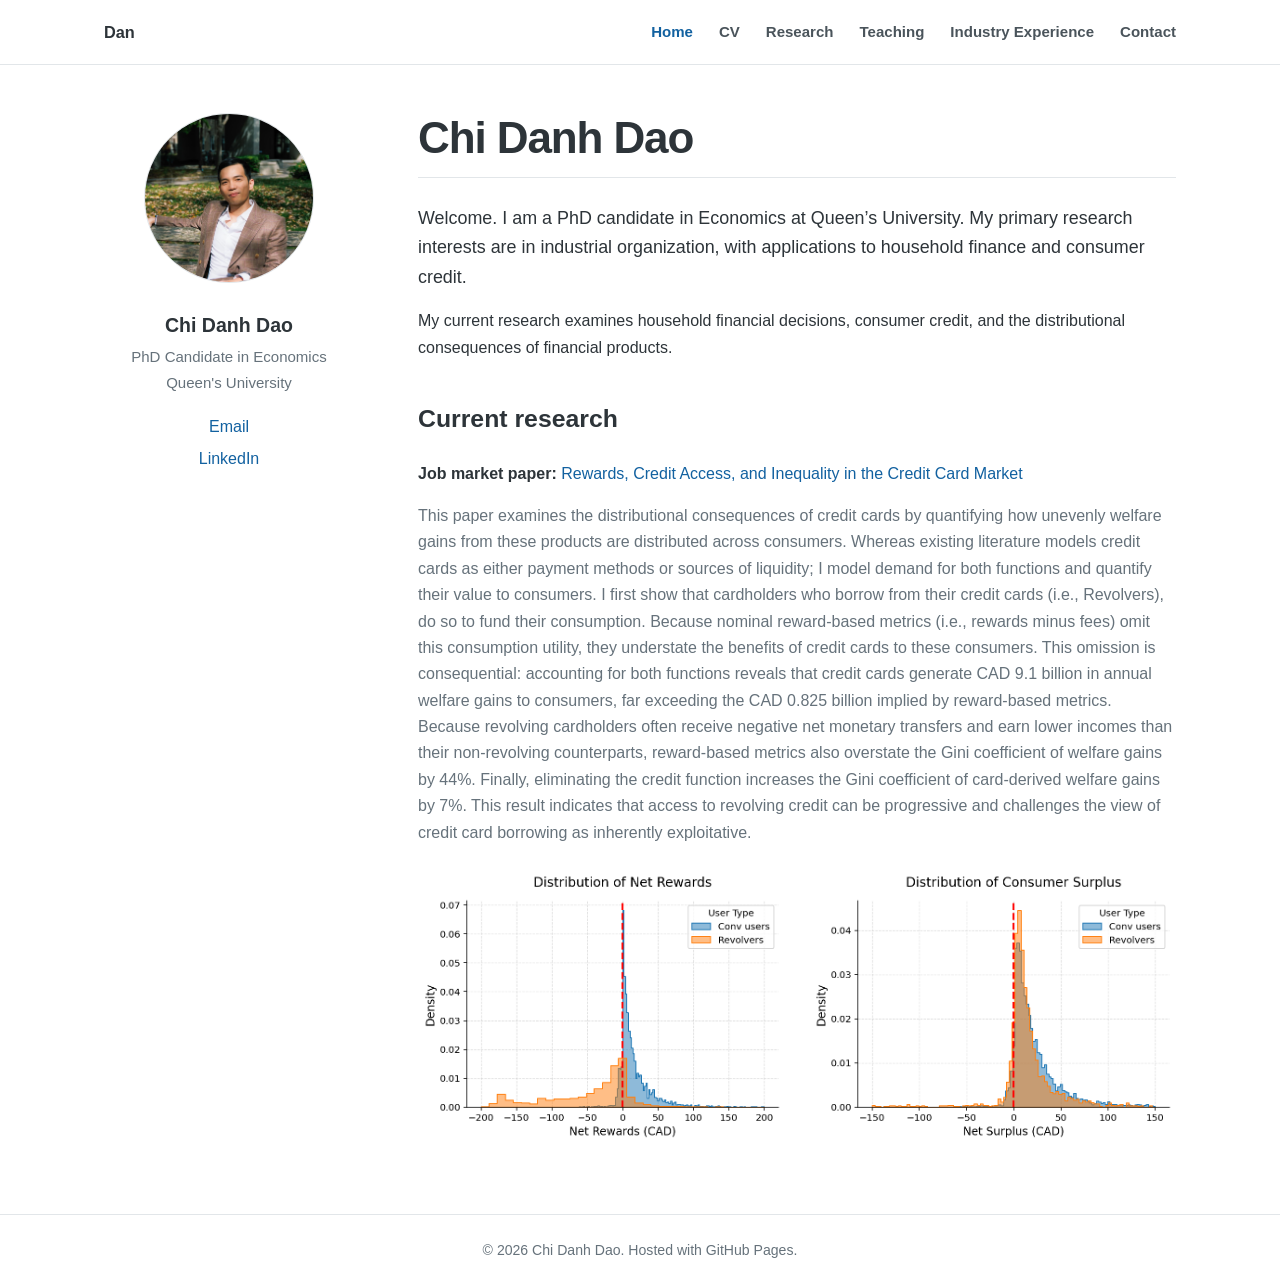
<file: index.html>
<!doctype html>
<html lang="en">
<head>

  <!-- Google tag (gtag.js) -->
  <script async src="https://www.googletagmanager.com/gtag/js?id=G-GEEFLKN9H1"></script>
  <script>
    window.dataLayer = window.dataLayer || [];
    function gtag(){dataLayer.push(arguments);}
    gtag('js', new Date());
    gtag('config', 'G-GEEFLKN9H1');
  </script>

  <meta charset="utf-8">
  <meta name="viewport" content="width=device-width, initial-scale=1">
  <meta name="description" content="Academic website">
  <link rel="stylesheet" href="assets/css/style.css">
  <script src="assets/js/config.js" defer></script>
  <script src="assets/js/site.js" defer></script>
</head>
<body data-page="home">
  <header class="site-nav" data-site-nav></header>
  <div class="site-shell">
    <aside class="profile" data-profile></aside>
    <main class="content">
      <h1 data-name>Chi Danh Dao (Dan)</h1>
      <p class="lead" data-intro>Welcome. I am a PhD candidate in Economics at Queen's University.</p>
      <p>My current research examines household financial decisions, consumer credit, and the distributional consequences of financial products.</p>
      <h2>Current research</h2>
      <p><strong>Job market paper:</strong> <a href="files/Creditcard_JMP.pdf">Rewards, Credit Access, and Inequality in the Credit Card Market</a></p>
      <p class="muted">This paper examines the distributional consequences of credit cards by quantifying how unevenly welfare gains from these products are distributed across consumers. Whereas existing literature models credit cards as either payment methods or sources of liquidity; I model demand for both functions and quantify their value to consumers. I first show that cardholders who borrow from their credit cards (i.e., Revolvers), do so to fund their consumption. Because nominal reward-based metrics (i.e., rewards minus fees) omit this consumption utility, they understate the benefits of credit cards to these consumers. This omission is consequential: accounting for both functions reveals that credit cards generate CAD 9.1 billion in annual welfare gains to consumers, far exceeding the CAD 0.825 billion implied by reward-based metrics. Because revolving cardholders often receive negative net monetary transfers and earn lower incomes than their non-revolving counterparts, reward-based metrics also overstate the Gini coefficient of welfare gains by 44%. Finally, eliminating the credit function increases the Gini coefficient of card-derived welfare gains by 7%. This result indicates that access to revolving credit can be progressive and challenges the view of credit card borrowing as inherently exploitative.</p>
<div class="image-grid">
  <img src="assets/images/distribution_of_net_rewards.png" alt="Credit card rewards figure">
  <img src="assets/images/surplus_dist.png" alt="Credit access inequality figure">
</div>
</main>
  </div>
  <footer class="site-footer" data-site-footer></footer>
</body>
</html>
</file>
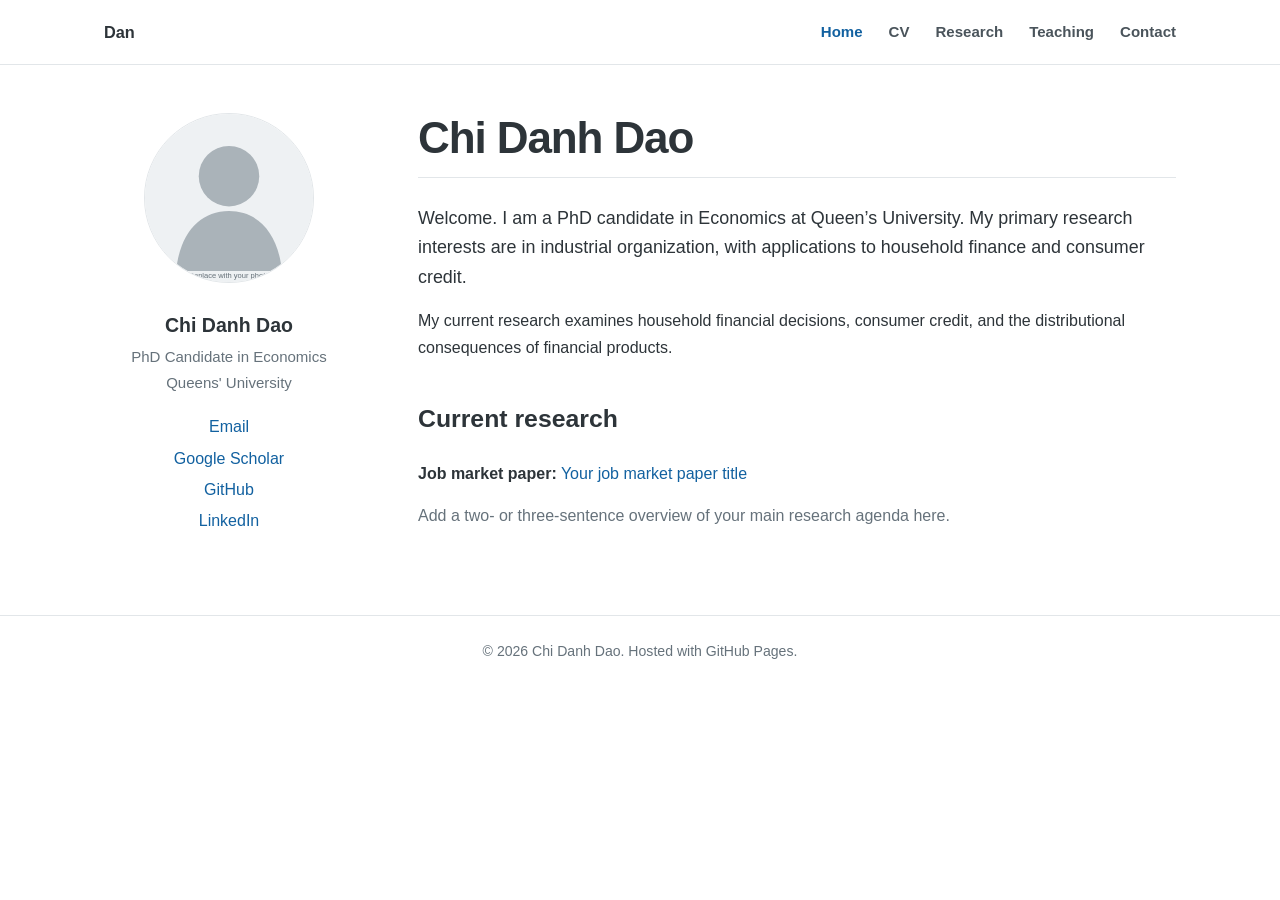
<file: academic-website-starter/index.html>
<!doctype html>
<html lang="en">
<head>
  <meta charset="utf-8">
  <meta name="viewport" content="width=device-width, initial-scale=1">
  <meta name="description" content="Academic website">
  <link rel="stylesheet" href="assets/css/style.css">
  <script src="assets/js/config.js" defer></script>
  <script src="assets/js/site.js" defer></script>
</head>
<body data-page="home">
  <header class="site-nav" data-site-nav></header>
  <div class="site-shell">
    <aside class="profile" data-profile></aside>
    <main class="content">
      <h1 data-name>Your Name</h1>
      <p class="lead" data-intro>Welcome. I am a PhD candidate in Economics at Your University.</p>
      <p>My current research examines household financial decisions, consumer credit, and the distributional consequences of financial products.</p>
      <h2>Current research</h2>
      <p><strong>Job market paper:</strong> <a href="research.html">Your job market paper title</a></p>
      <p class="muted">Add a two- or three-sentence overview of your main research agenda here.</p>
    </main>
  </div>
  <footer class="site-footer" data-site-footer></footer>
</body>
</html>
</file>
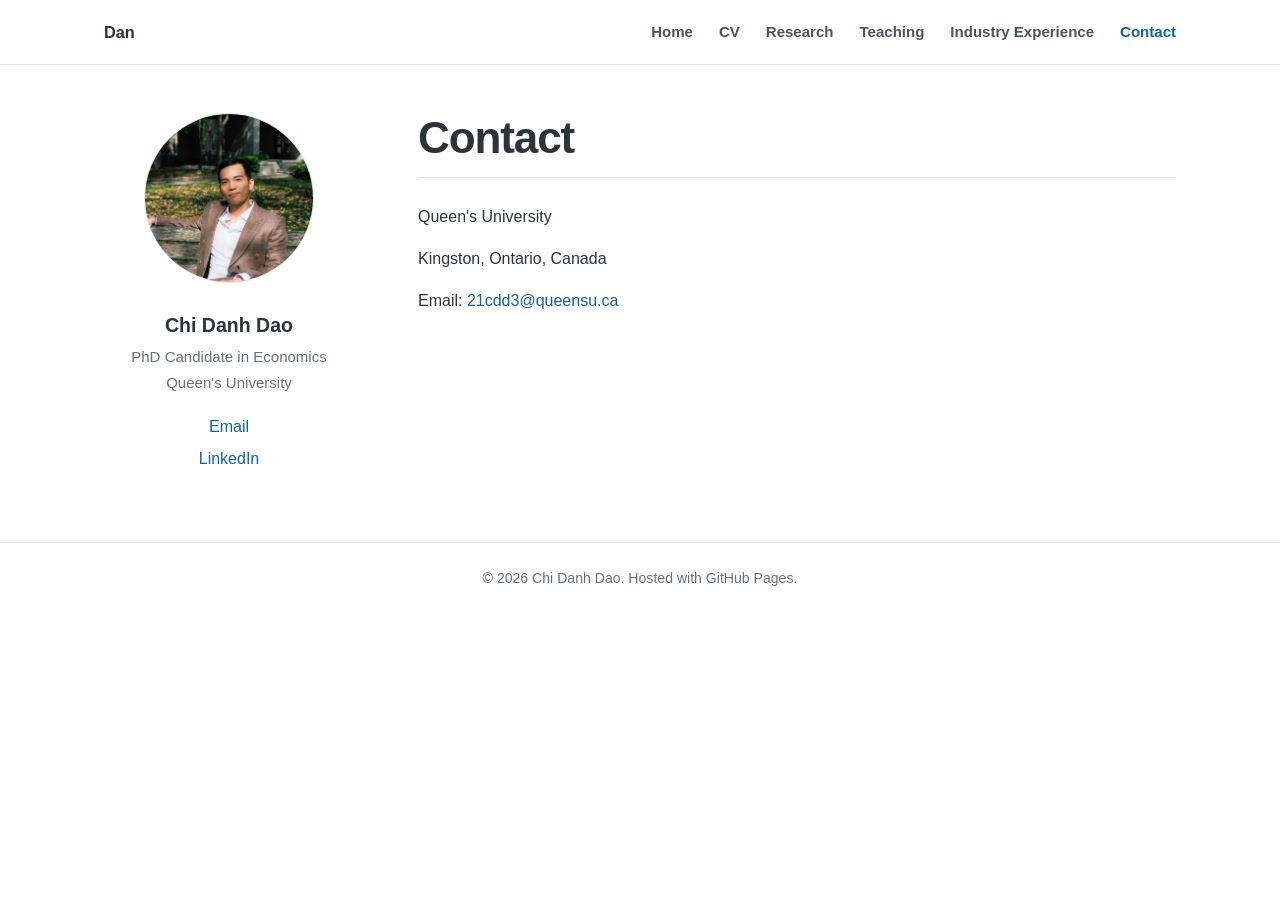
<file: contact.html>
<!doctype html>
<html lang="en">
<head>
  <meta charset="utf-8">
  <meta name="viewport" content="width=device-width, initial-scale=1">
  <meta name="description" content="Academic website">
  <link rel="stylesheet" href="assets/css/style.css">
  <script src="assets/js/config.js" defer></script>
  <script src="assets/js/site.js" defer></script>
</head>
<body data-page="contact">
  <header class="site-nav" data-site-nav></header>
  <div class="site-shell">
    <aside class="profile" data-profile></aside>
    <main class="content">
      <h1>Contact</h1>
      <p><span data-affiliation>Queen's University</span></p>
      <p data-location>Kingston, Ontario, Canada</p>
      <p>Email: <a data-email href="mailto:21cdd3@queensu.ca">21cdd3@queensu.ca</a></p>
    </main>
  </div>
  <footer class="site-footer" data-site-footer></footer>
</body>
</html>
</file>
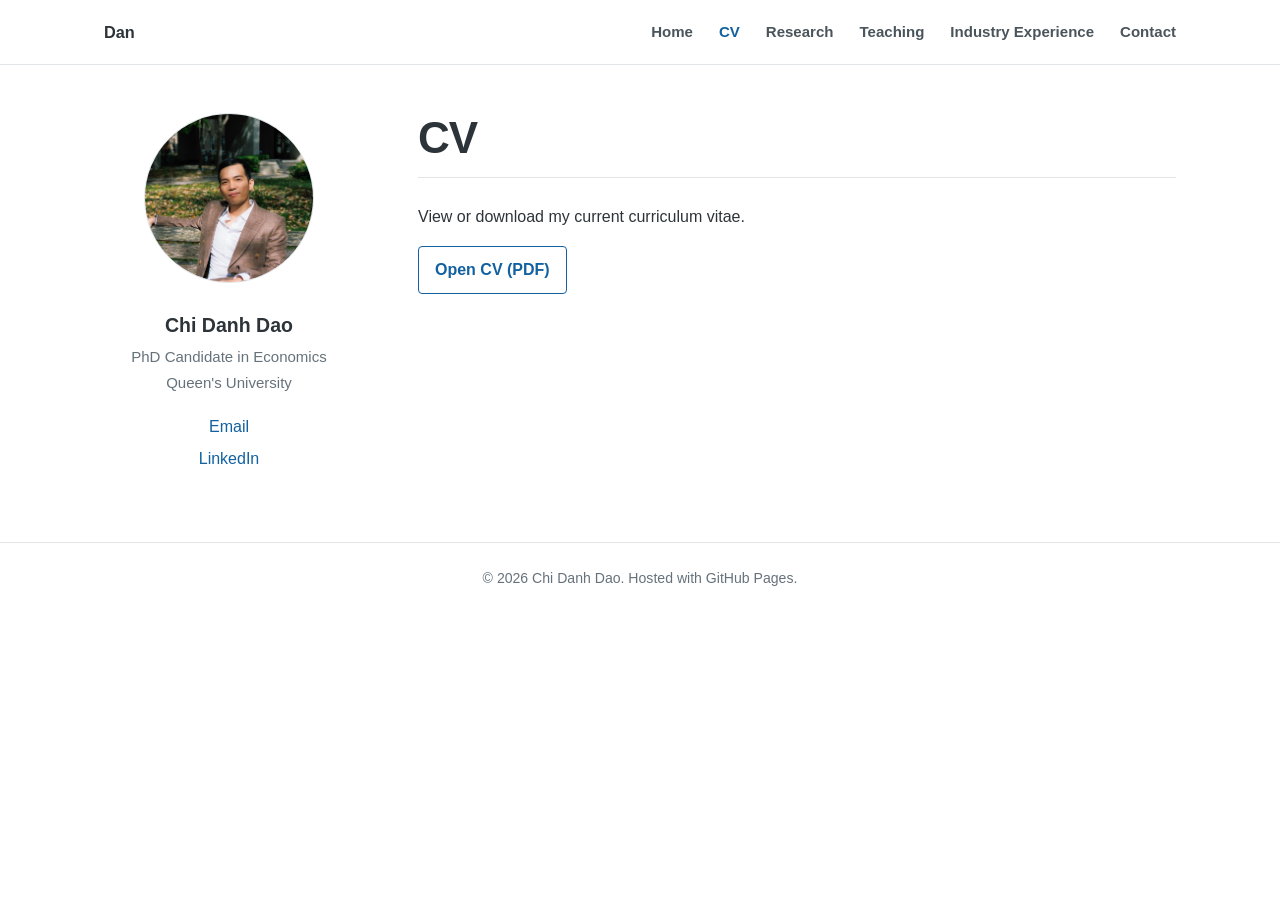
<file: cv.html>
<!doctype html>
<html lang="en">
<head>
  <!-- Google tag (gtag.js) -->
<script async src="https://www.googletagmanager.com/gtag/js?id=G-GEEFLKN9H1"></script>
<script>
  window.dataLayer = window.dataLayer || [];
  function gtag(){dataLayer.push(arguments);}
  gtag('js', new Date());

  gtag('config', 'G-GEEFLKN9H1');
</script>

  <meta charset="utf-8">
  <meta name="viewport" content="width=device-width, initial-scale=1">
  <meta name="description" content="Academic website">

  <link rel="stylesheet" href="assets/css/style.css">
  <script src="assets/js/config.js" defer></script>
  <script src="assets/js/site.js" defer></script>
</head>
<body data-page="cv">
  <header class="site-nav" data-site-nav></header>
  <div class="site-shell">
    <aside class="profile" data-profile></aside>
    <main class="content">
      <h1>CV</h1>
      <p>View or download my current curriculum vitae.</p>
      <p><a class="button" data-cv-link href="files/cv.pdf">Open CV (PDF)</a></p>
    </main>
  </div>
  <footer class="site-footer" data-site-footer></footer>
</body>
</html>
</file>
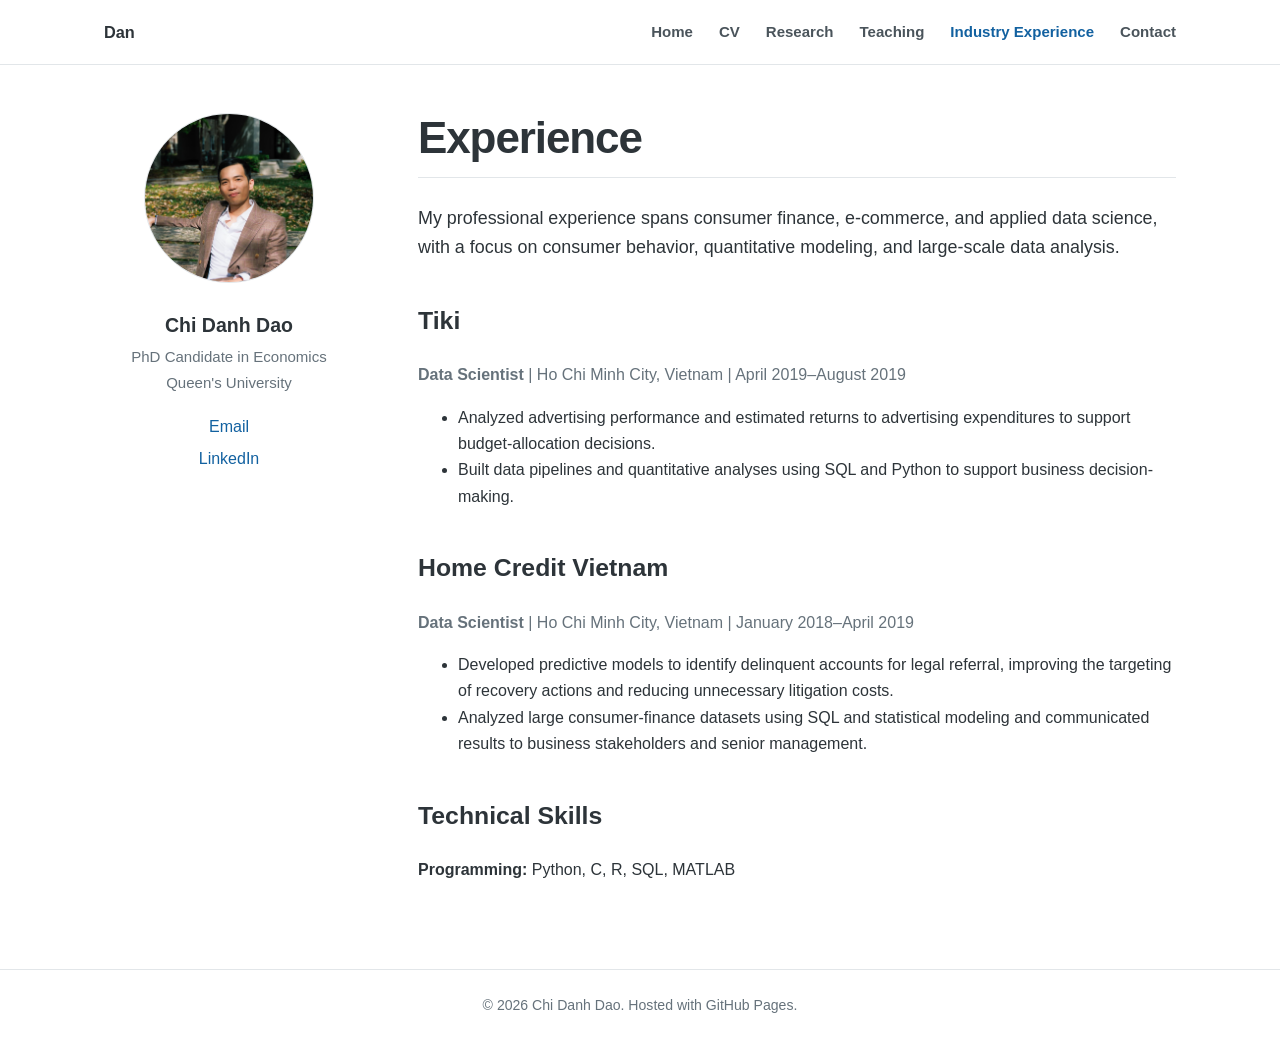
<file: experience.html>
<!doctype html>
<html lang="en">
<head>
  <meta charset="utf-8">
  <meta name="viewport" content="width=device-width, initial-scale=1">
  <meta name="description" content="Professional and industry experience of Chi Danh Dao">
  <link rel="stylesheet" href="assets/css/style.css">
  <script src="assets/js/config.js" defer></script>
  <script src="assets/js/site.js" defer></script>
</head>

<body data-page="experience">

  <header class="site-nav" data-site-nav></header>

  <div class="site-shell">

    <aside class="profile" data-profile></aside>

    <main class="content">

      <h1>Experience</h1>

      <p class="lead">
	My professional experience spans consumer finance,
        e-commerce, and applied data science, with a focus on consumer behavior,
        quantitative modeling, and large-scale data analysis.
      </p>

 

      <!-- =====================================================
           Tiki
           ===================================================== -->

      <article class="experience">
        <h2>Tiki</h2>

        <p class="paper-meta">
          <strong>Data Scientist</strong> |
          Ho Chi Minh City, Vietnam |
          April 2019–August 2019
        </p>

        <ul>
          <li>
            Analyzed advertising performance and estimated returns to advertising
            expenditures to support budget-allocation decisions.
          </li>

          <li>
            Built data pipelines and quantitative analyses using SQL and Python
            to support business decision-making.
          </li>
        </ul>
      </article>


      <!-- =====================================================
           Home Credit Vietnam
           ===================================================== -->

      <article class="experience">
        <h2>Home Credit Vietnam</h2>

        <p class="paper-meta">
          <strong>Data Scientist</strong> |
          Ho Chi Minh City, Vietnam |
          January 2018–April 2019
        </p>

        <ul>
          <li>
            Developed predictive models to identify delinquent accounts for legal
            referral, improving the targeting of recovery actions and reducing
            unnecessary litigation costs.
          </li>

          <li>
            Analyzed large consumer-finance datasets using SQL and statistical
            modeling and communicated results to business stakeholders and senior
            management.
          </li>
        </ul>
      </article>


      <!-- =====================================================
           Technical Skills
           ===================================================== -->

      <h2>Technical Skills</h2>

      <div class="skills">

        <p>
          <strong>Programming:</strong>
          Python, C, R, SQL, MATLAB
        </p>

      </div>

    </main>

  </div>

  <footer class="site-footer" data-site-footer></footer>

</body>
</html>
</file>
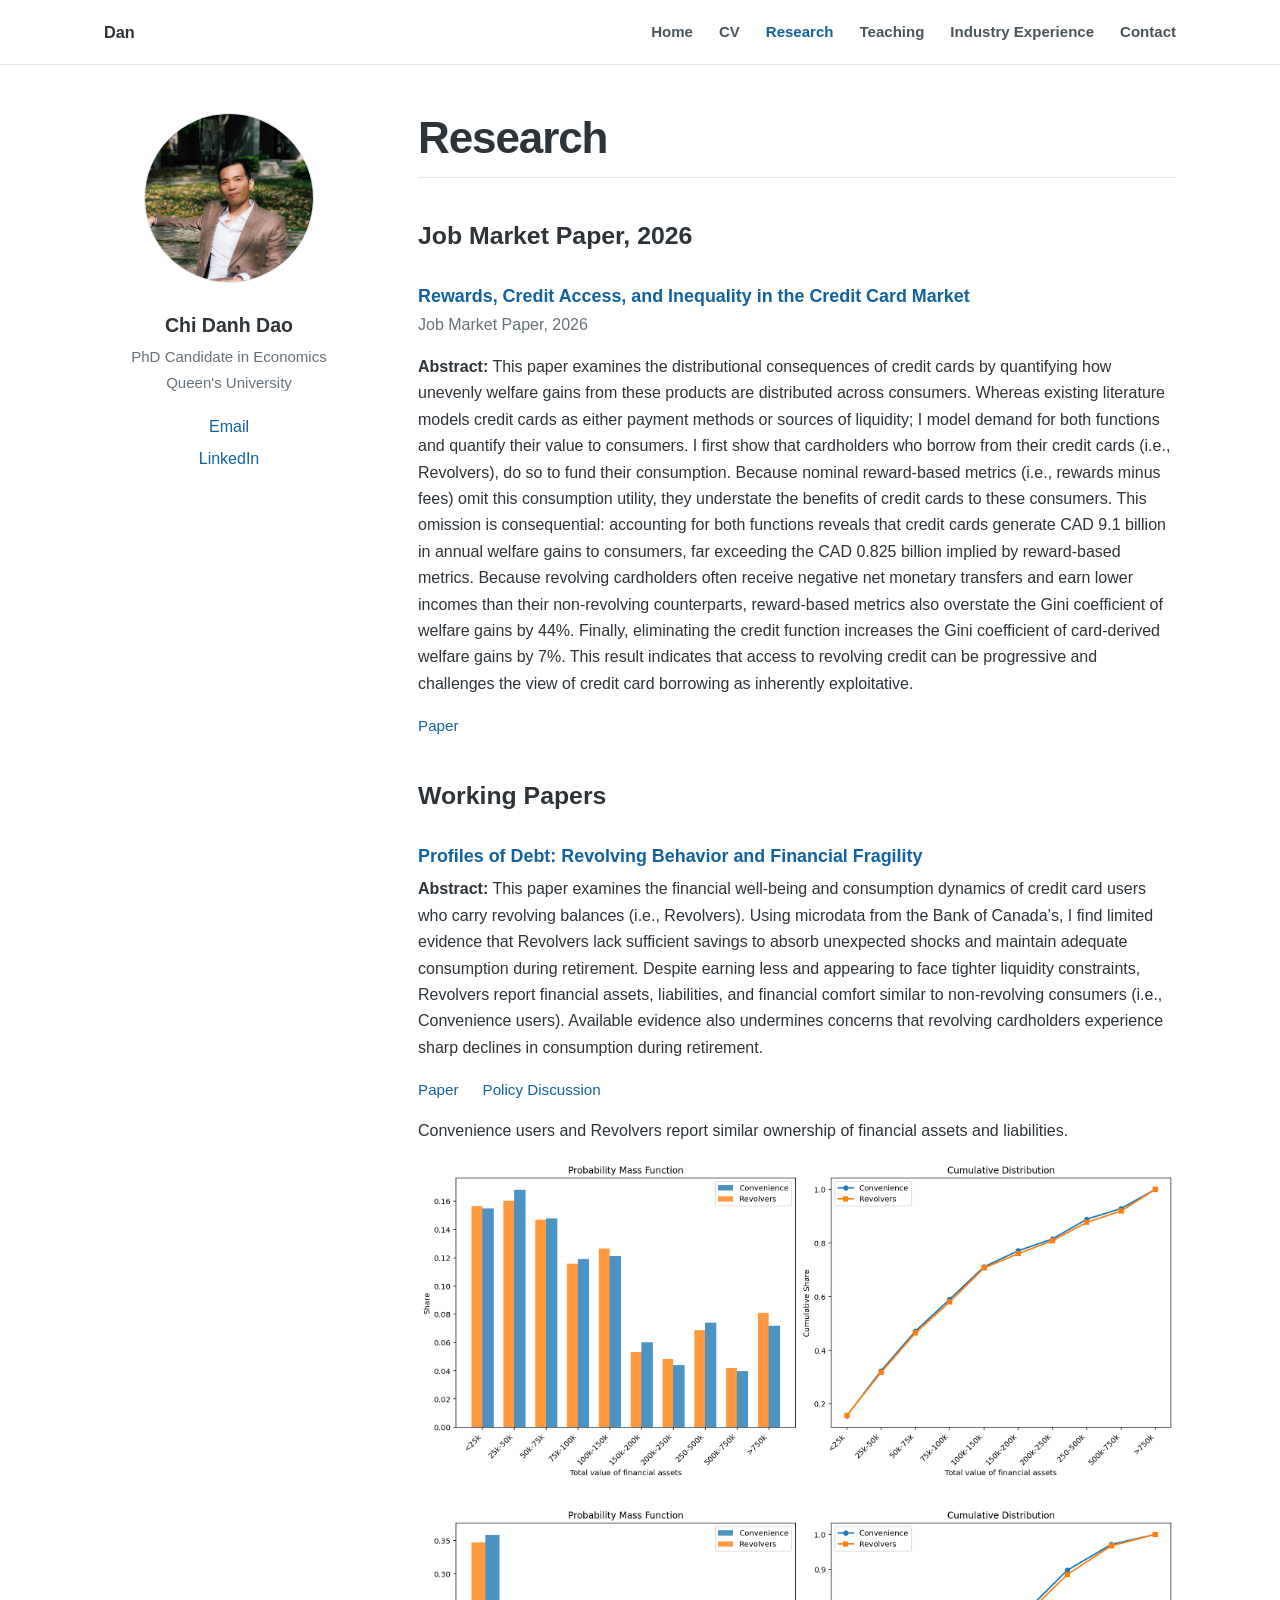
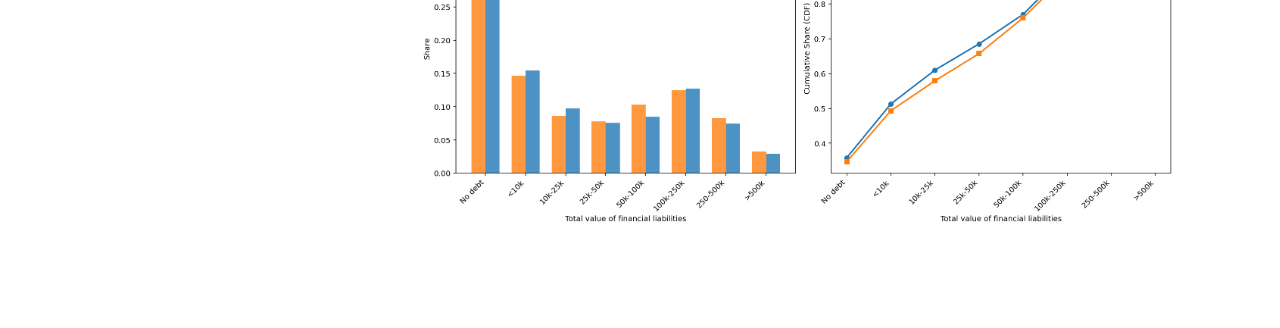
<file: research.html>
<!doctype html>
<html lang="en">
<head>
  <meta charset="utf-8">
  <meta name="viewport" content="width=device-width, initial-scale=1">
  <meta name="description" content="Academic website">
  <link rel="stylesheet" href="assets/css/style.css">
  <script src="assets/js/config.js" defer></script>
  <script src="assets/js/site.js" defer></script>
  <style>
    .image-grid {
      display: grid;
      grid-template-columns: 1fr;
      gap: 1.5rem;
      max-width: 800px;
      margin: 0 auto;
    }

    .image-grid img {
      width: 100%;
      height: auto;
      display: block;
    }
.paper-links {
  display: flex;
  gap: 1.5rem;        /* space between the links */
  flex-wrap: wrap;    /* wraps on narrow screens */
}
  </style>
</head>
<body data-page="research">
  <header class="site-nav" data-site-nav></header>
  <div class="site-shell">
    <aside class="profile" data-profile></aside>
    <main class="content">
      <h1>Research</h1>
      <h2>Job Market Paper, 2026</h2>
      <article class="paper">
        <h3><a href="#">Rewards, Credit Access, and Inequality in the Credit Card Market</a></h3>
        <p class="paper-meta">Job Market Paper, 2026</p>
        <p><strong>Abstract:</strong> This paper examines the distributional consequences of credit cards by quantifying how unevenly welfare gains from these products are distributed across consumers. Whereas existing literature models credit cards as either payment methods or sources of liquidity; I model demand for both functions and quantify their value to consumers. I first show that cardholders who borrow from their credit cards (i.e., Revolvers), do so to fund their consumption. Because nominal reward-based metrics (i.e., rewards minus fees) omit this consumption utility, they understate the benefits of credit cards to these consumers. This omission is consequential: accounting for both functions reveals that credit cards generate CAD 9.1 billion in annual welfare gains to consumers, far exceeding the CAD 0.825 billion implied by reward-based metrics. Because revolving cardholders often receive negative net monetary transfers and earn lower incomes than their non-revolving counterparts, reward-based metrics also overstate the Gini coefficient of welfare gains by 44%. Finally, eliminating the credit function increases the Gini coefficient of card-derived welfare gains by 7%. This result indicates that access to revolving credit can be progressive and challenges the view of credit card borrowing as inherently exploitative.</p>
        <p class="paper-links"><a href="files/Creditcard_JMP.pdf">Paper</a> 
      <article class="paper">
<h2>Working Papers</h2>
        <h3><a href="#">Profiles of Debt: Revolving Behavior and Financial Fragility </a></h3>
        <p><strong>Abstract:</strong> This paper examines the financial well-being and consumption dynamics of credit card users who carry revolving balances (i.e., Revolvers). Using microdata from the Bank of Canada’s, I find limited evidence that Revolvers lack sufficient savings to absorb unexpected shocks and maintain adequate consumption during retirement. Despite earning less and appearing to face tighter liquidity constraints, Revolvers report financial assets, liabilities, and financial comfort similar to non-revolving consumers (i.e., Convenience users). Available evidence also undermines concerns that revolving cardholders experience sharp declines in consumption during retirement.
<p class="paper-links">
  <a href="files/descriptive_paper_submission.pdf" target="_blank">Paper</a>
  <a href="https://jdi.queensu.ca/jdi-policy-insight-series-2026-0702/" target="_blank">Policy Discussion</a>
</p>

<p>Convenience users and Revolvers report similar ownership of financial assets and liabilities.</p>

<div class="image-grid">
  <img src="assets/images/financial_assets_cdf.png" alt="Assets">
 <img src="assets/images/financial_liabilities_cdf.png" alt="Liabilities">
</div>
</main>
</div>
</body>
</html>
</file>
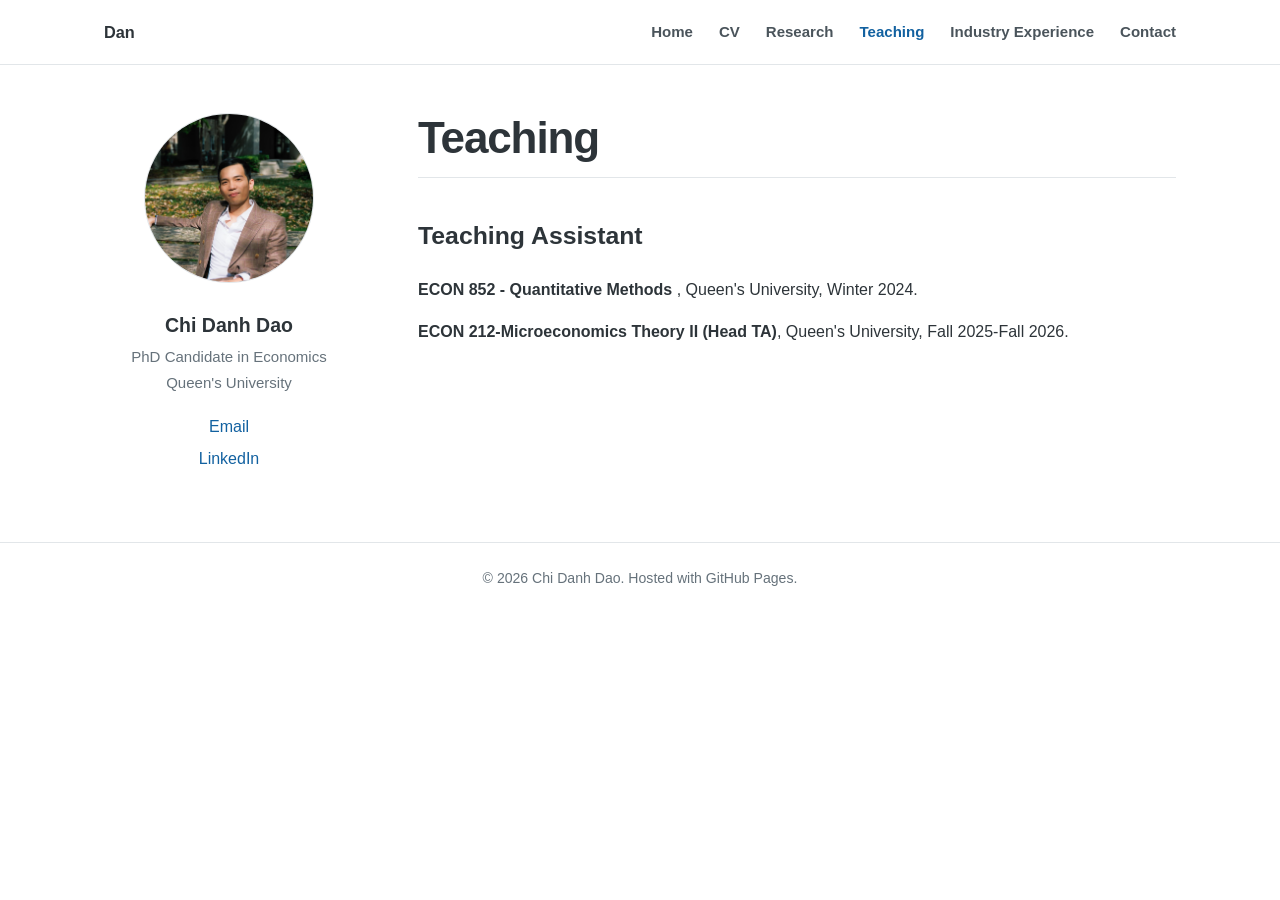
<file: teaching.html>
<!doctype html>
<html lang="en">
<head>
  <meta charset="utf-8">
  <meta name="viewport" content="width=device-width, initial-scale=1">
  <meta name="description" content="Academic website">
  <link rel="stylesheet" href="assets/css/style.css">
  <script src="assets/js/config.js" defer></script>
  <script src="assets/js/site.js" defer></script>
</head>
<body data-page="teaching">
  <header class="site-nav" data-site-nav></header>
  <div class="site-shell">
    <aside class="profile" data-profile></aside>
    <main class="content">
      <h1>Teaching</h1>
       <h2>Teaching Assistant</h2>
       <p><strong>ECON 852 - Quantitative Methods </strong>, Queen's University, Winter 2024.</p>	
      <p><strong> ECON 212-Microeconomics Theory II (Head TA)</strong>, Queen's University, Fall 2025-Fall 2026.</p>
       </main>
  </div>
  <footer class="site-footer" data-site-footer></footer>
</body>
</html>
</file>
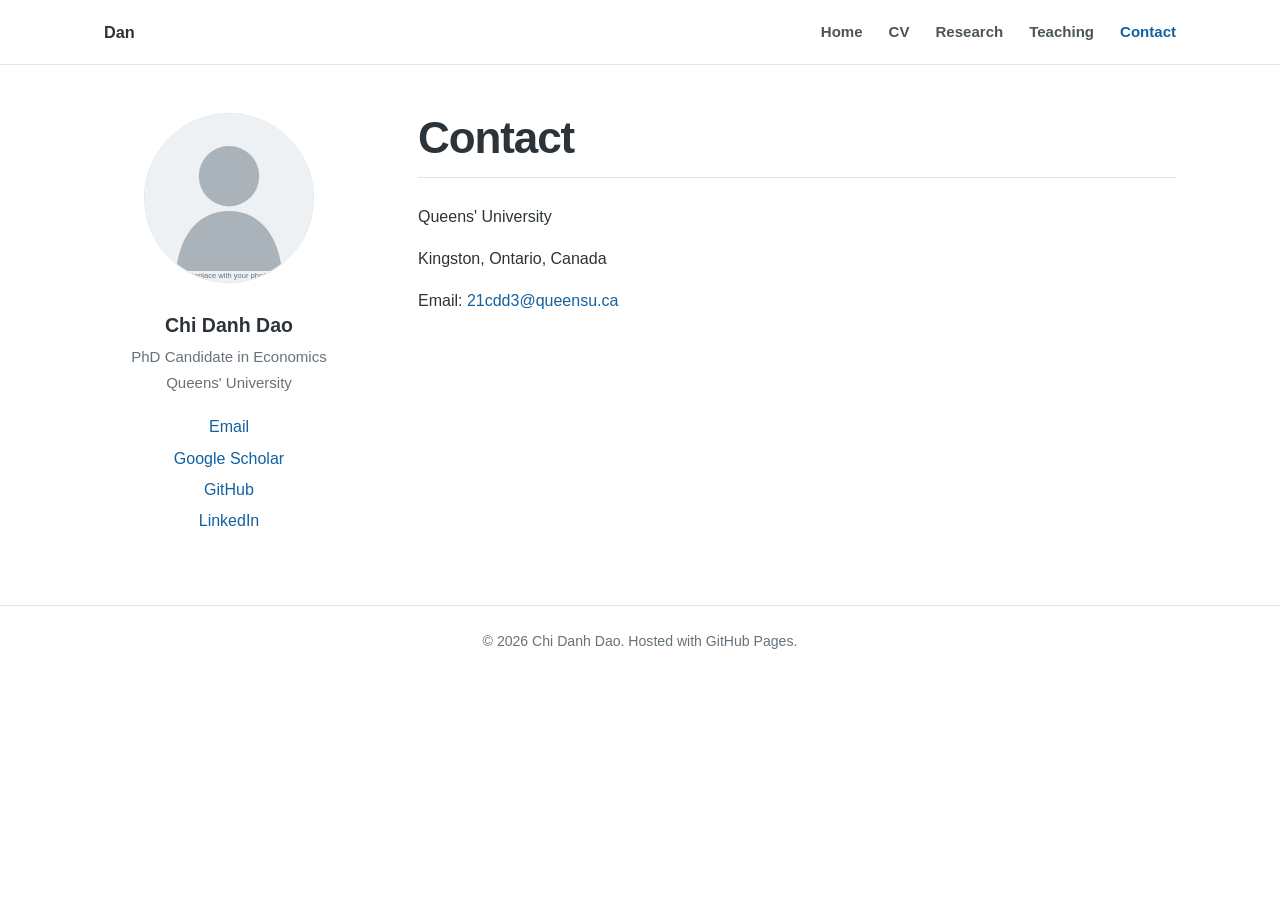
<file: academic-website-starter/contact.html>
<!doctype html>
<html lang="en">
<head>
  <meta charset="utf-8">
  <meta name="viewport" content="width=device-width, initial-scale=1">
  <meta name="description" content="Academic website">
  <link rel="stylesheet" href="assets/css/style.css">
  <script src="assets/js/config.js" defer></script>
  <script src="assets/js/site.js" defer></script>
</head>
<body data-page="contact">
  <header class="site-nav" data-site-nav></header>
  <div class="site-shell">
    <aside class="profile" data-profile></aside>
    <main class="content">
      <h1>Contact</h1>
      <p><span data-affiliation>Your University</span></p>
      <p data-location>City, Province/State, Country</p>
      <p>Email: <a data-email href="mailto:your.email@example.com">your.email@example.com</a></p>
    </main>
  </div>
  <footer class="site-footer" data-site-footer></footer>
</body>
</html>
</file>
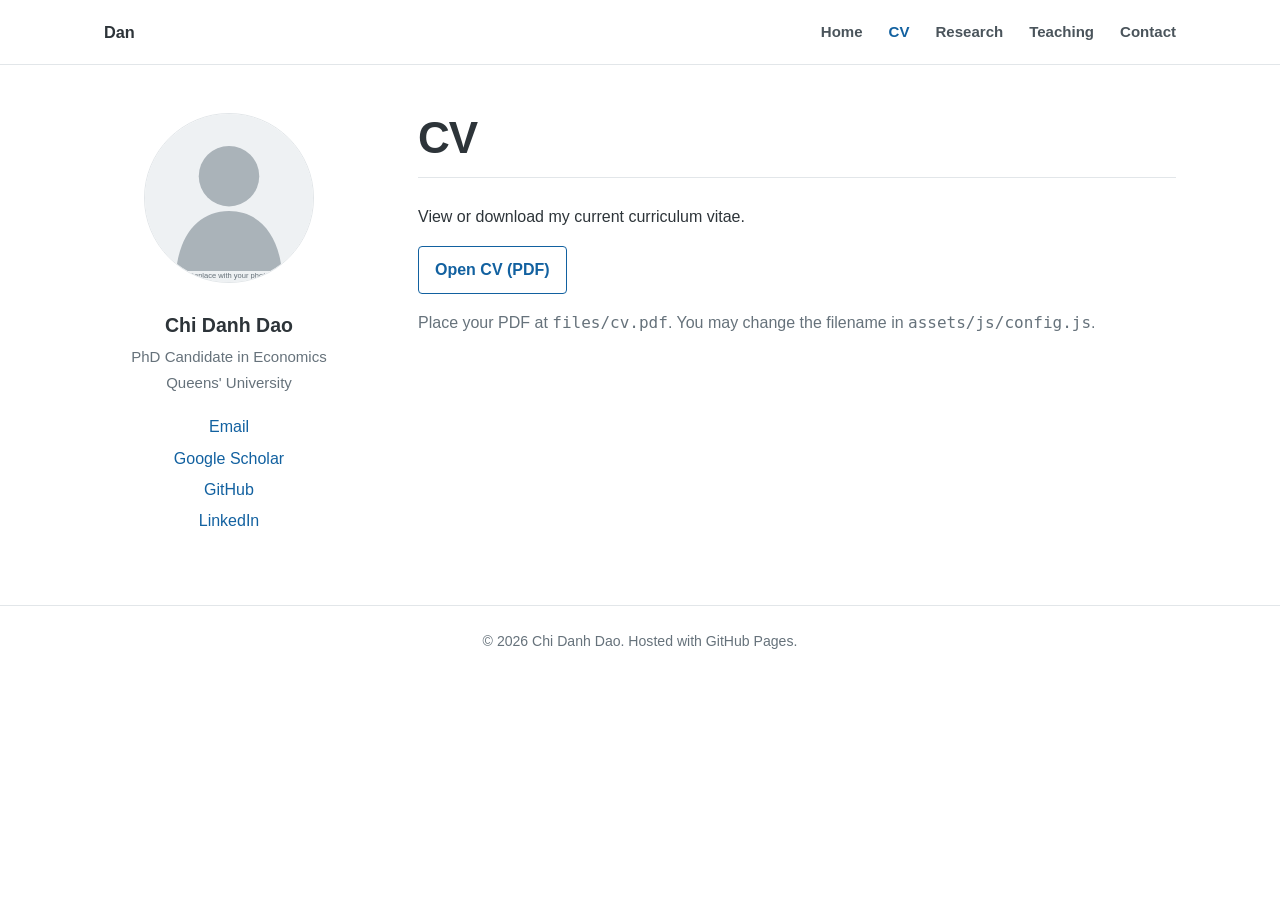
<file: academic-website-starter/cv.html>
<!doctype html>
<html lang="en">
<head>
  <meta charset="utf-8">
  <meta name="viewport" content="width=device-width, initial-scale=1">
  <meta name="description" content="Academic website">
  <link rel="stylesheet" href="assets/css/style.css">
  <script src="assets/js/config.js" defer></script>
  <script src="assets/js/site.js" defer></script>
</head>
<body data-page="cv">
  <header class="site-nav" data-site-nav></header>
  <div class="site-shell">
    <aside class="profile" data-profile></aside>
    <main class="content">
      <h1>CV</h1>
      <p>View or download my current curriculum vitae.</p>
      <p><a class="button" data-cv-link href="files/cv.pdf">Open CV (PDF)</a></p>
      <p class="muted">Place your PDF at <code>files/cv.pdf</code>. You may change the filename in <code>assets/js/config.js</code>.</p>
    </main>
  </div>
  <footer class="site-footer" data-site-footer></footer>
</body>
</html>
</file>
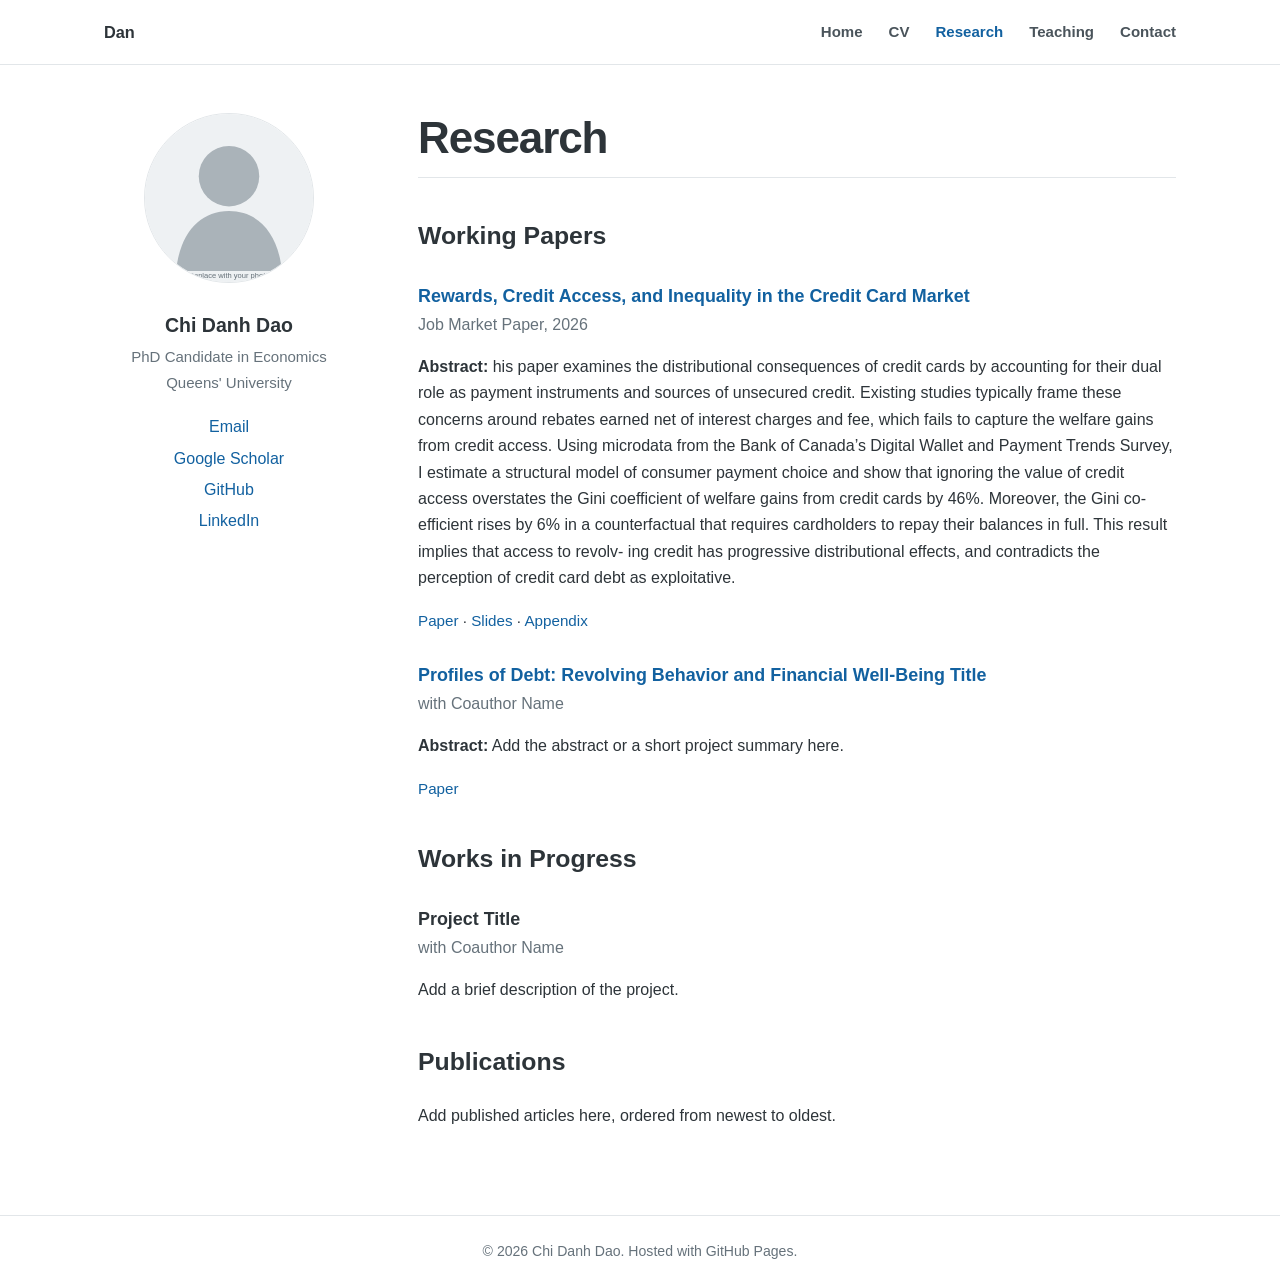
<file: academic-website-starter/research.html>
<!doctype html>
<html lang="en">
<head>
  <meta charset="utf-8">
  <meta name="viewport" content="width=device-width, initial-scale=1">
  <meta name="description" content="Academic website">
  <link rel="stylesheet" href="assets/css/style.css">
  <script src="assets/js/config.js" defer></script>
  <script src="assets/js/site.js" defer></script>
</head>
<body data-page="research">
  <header class="site-nav" data-site-nav></header>
  <div class="site-shell">
    <aside class="profile" data-profile></aside>
    <main class="content">
      <h1>Research</h1>
      <h2>Working Papers</h2>
      <article class="paper">
        <h3><a href="#">Rewards, Credit Access, and Inequality in the
Credit Card Market</a></h3>
        <p class="paper-meta">Job Market Paper, 2026</p>
        <p><strong>Abstract:</strong> his paper examines the distributional consequences of credit cards
by accounting for their dual role as payment instruments and sources
of unsecured credit. Existing studies typically frame these concerns
around rebates earned net of interest charges and fee, which fails to
capture the welfare gains from credit access. Using microdata from
the Bank of Canada’s Digital Wallet and Payment Trends Survey, I
estimate a structural model of consumer payment choice and show
that ignoring the value of credit access overstates the Gini coefficient
of welfare gains from credit cards by 46%. Moreover, the Gini co-
efficient rises by 6% in a counterfactual that requires cardholders to
repay their balances in full. This result implies that access to revolv-
ing credit has progressive distributional effects, and contradicts the
perception of credit card debt as exploitative.</p>
        <p class="paper-links"><a href="#">Paper</a> · <a href="#">Slides</a> · <a href="#">Appendix</a></p>
      </article>
      <article class="paper">
        <h3><a href="#">Profiles of Debt: Revolving Behavior and
Financial Well-Being Title</a></h3>
        <p class="paper-meta">with Coauthor Name</p>
        <p><strong>Abstract:</strong> Add the abstract or a short project summary here.</p>
        <p class="paper-links"><a href="#">Paper</a></p>
      </article>
      <h2>Works in Progress</h2>
      <article class="paper">
        <h3>Project Title</h3>
        <p class="paper-meta">with Coauthor Name</p>
        <p>Add a brief description of the project.</p>
      </article>
      <h2>Publications</h2>
      <p>Add published articles here, ordered from newest to oldest.</p>
    </main>
  </div>
  <footer class="site-footer" data-site-footer></footer>
</body>
</html>
</file>
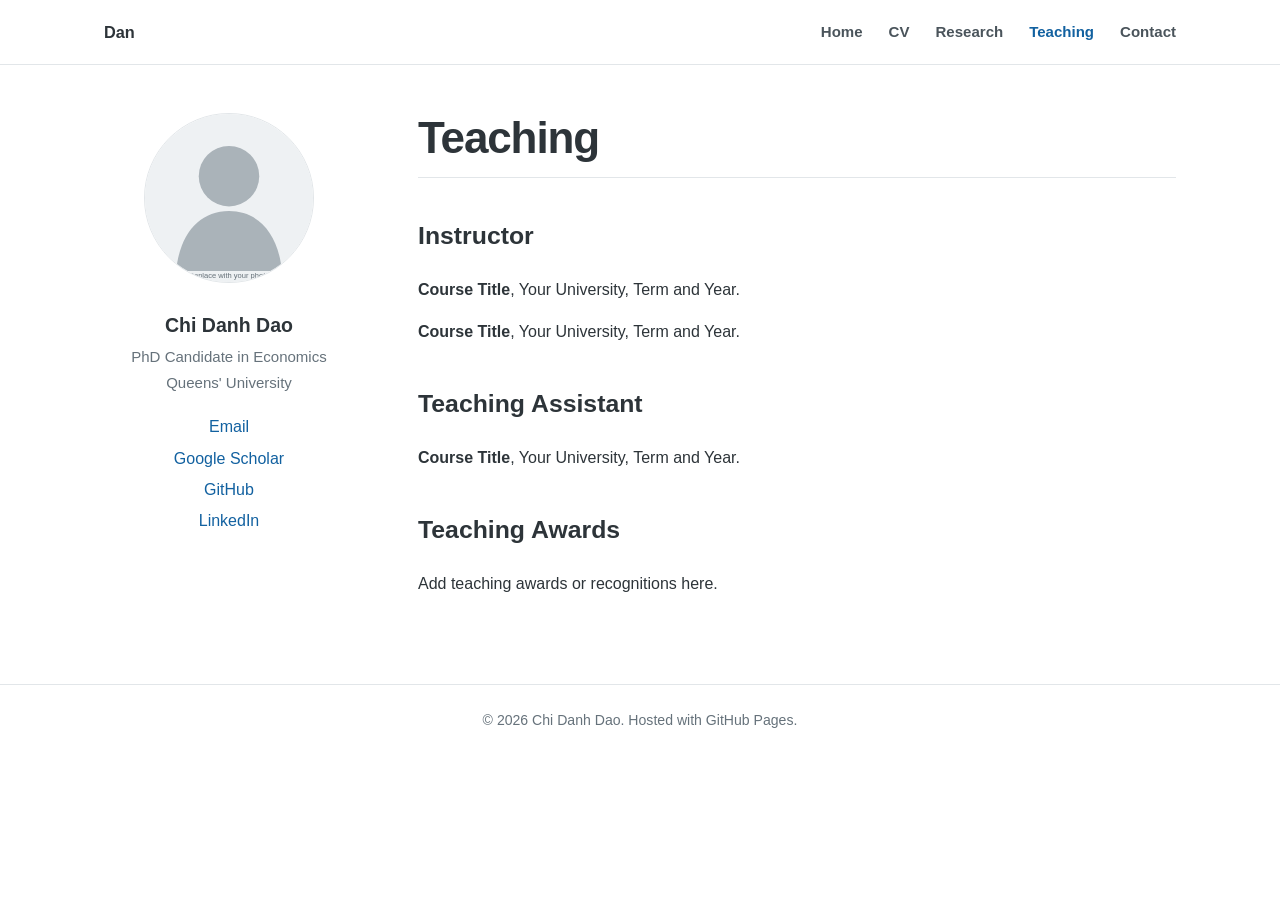
<file: academic-website-starter/teaching.html>
<!doctype html>
<html lang="en">
<head>
  <meta charset="utf-8">
  <meta name="viewport" content="width=device-width, initial-scale=1">
  <meta name="description" content="Academic website">
  <link rel="stylesheet" href="assets/css/style.css">
  <script src="assets/js/config.js" defer></script>
  <script src="assets/js/site.js" defer></script>
</head>
<body data-page="teaching">
  <header class="site-nav" data-site-nav></header>
  <div class="site-shell">
    <aside class="profile" data-profile></aside>
    <main class="content">
      <h1>Teaching</h1>
      <h2>Instructor</h2>
      <p><strong>Course Title</strong>, Your University, Term and Year.</p>
      <p><strong>Course Title</strong>, Your University, Term and Year.</p>
      <h2>Teaching Assistant</h2>
      <p><strong>Course Title</strong>, Your University, Term and Year.</p>
      <h2>Teaching Awards</h2>
      <p>Add teaching awards or recognitions here.</p>
    </main>
  </div>
  <footer class="site-footer" data-site-footer></footer>
</body>
</html>
</file>
<file: assets/css/style.css>
:root {
  --text: #2d3439;
  --muted: #66727b;
  --border: #e2e6e9;
  --link: #1261a0;
  --link-hover: #0b3f6a;
  --page-width: 1120px;
  --sidebar-width: 250px;
}

* { box-sizing: border-box; }

html { scroll-behavior: smooth; }

body {
  margin: 0;
  color: var(--text);
  background: #fff;
  font-family: -apple-system, BlinkMacSystemFont, "Segoe UI", Roboto, Helvetica, Arial, sans-serif;
  font-size: 16px;
  line-height: 1.65;
}

a { color: var(--link); text-decoration: none; }
a:hover, a:focus { color: var(--link-hover); text-decoration: underline; }

.site-nav {
  border-bottom: 1px solid var(--border);
  background: rgba(255, 255, 255, 0.98);
  position: sticky;
  top: 0;
  z-index: 10;
}

.nav-inner {
  max-width: var(--page-width);
  min-height: 64px;
  margin: 0 auto;
  padding: 0 24px;
  display: flex;
  align-items: center;
  gap: 28px;
}

.brand {
  color: var(--text);
  font-weight: 700;
  font-size: 1.02rem;
  margin-right: auto;
}

.brand:hover { text-decoration: none; }

.nav-links { display: flex; align-items: center; gap: 26px; }
.nav-links a { color: #4a545b; font-weight: 600; font-size: 0.94rem; }
.nav-links a[aria-current="page"] { color: var(--link); }

.menu-button {
  display: none;
  border: 1px solid var(--border);
  background: #fff;
  border-radius: 5px;
  padding: 7px 11px;
  font: inherit;
}

.site-shell {
  max-width: var(--page-width);
  margin: 0 auto;
  padding: 48px 24px 70px;
  display: grid;
  grid-template-columns: var(--sidebar-width) minmax(0, 1fr);
  gap: 64px;
}

.profile { text-align: center; }
.profile-image {
  width: 170px;
  height: 170px;
  object-fit: cover;
  border-radius: 50%;
  border: 1px solid var(--border);
}

.profile h2 { margin: 18px 0 3px; font-size: 1.22rem; }
.profile-role, .profile-affiliation { margin: 2px 0; color: var(--muted); font-size: 0.94rem; }
.profile-links { margin-top: 18px; display: grid; gap: 5px; }

.content { min-width: 0; }
.content h1 {
  font-size: clamp(2rem, 4vw, 2.75rem);
  line-height: 1.15;
  margin: 0 0 26px;
  padding-bottom: 13px;
  border-bottom: 1px solid var(--border);
  letter-spacing: -0.025em;
}
.content h2 { margin-top: 38px; font-size: 1.55rem; }
.content h3 { margin: 27px 0 4px; font-size: 1.12rem; line-height: 1.35; }
.content p { margin: 8px 0 16px; }

.lead { font-size: 1.12rem; max-width: 780px; }
.muted { color: var(--muted); }

.paper { margin-bottom: 30px; }
.paper-meta { color: var(--muted); margin-top: 1px !important; }
.paper-links { font-size: 0.95rem; }

.button {
  display: inline-block;
  padding: 10px 16px;
  border: 1px solid var(--link);
  border-radius: 4px;
  font-weight: 650;
}
.button:hover { text-decoration: none; background: #f4f8fb; }

.site-footer {
  border-top: 1px solid var(--border);
  color: var(--muted);
  font-size: 0.88rem;
  padding: 24px;
  text-align: center;
}

@media (max-width: 760px) {
  .nav-inner { min-height: 58px; flex-wrap: wrap; padding-top: 8px; padding-bottom: 8px; }
  .menu-button { display: block; }
  .nav-links { display: none; width: 100%; padding: 7px 0 12px; gap: 14px; flex-direction: column; align-items: flex-start; }
  .nav-links.open { display: flex; }
  .site-shell { grid-template-columns: 1fr; gap: 36px; padding-top: 34px; }
  .profile { text-align: left; display: grid; grid-template-columns: 105px 1fr; column-gap: 18px; align-items: center; }
  .profile-image { width: 105px; height: 105px; grid-row: 1 / span 4; }
  .profile h2 { margin: 0; }
  .profile-links { grid-column: 1 / -1; grid-template-columns: repeat(2, max-content); gap: 4px 20px; }
}

.image-grid {
  display: grid;
  grid-template-columns: repeat(2, minmax(0, 1fr));
  gap: 1.5rem;
  margin-top: 1.5rem;
  align-items: start;
}

.image-grid img {
  display: block;
  width: 100%;
  height: auto;
  object-fit: contain;
}

@media (max-width: 700px) {
  .image-grid {
    grid-template-columns: 1fr;
  }
}
</file>
<file: academic-website-starter/assets/css/style.css>
:root {
  --text: #2d3439;
  --muted: #66727b;
  --border: #e2e6e9;
  --link: #1261a0;
  --link-hover: #0b3f6a;
  --page-width: 1120px;
  --sidebar-width: 250px;
}

* { box-sizing: border-box; }

html { scroll-behavior: smooth; }

body {
  margin: 0;
  color: var(--text);
  background: #fff;
  font-family: -apple-system, BlinkMacSystemFont, "Segoe UI", Roboto, Helvetica, Arial, sans-serif;
  font-size: 16px;
  line-height: 1.65;
}

a { color: var(--link); text-decoration: none; }
a:hover, a:focus { color: var(--link-hover); text-decoration: underline; }

.site-nav {
  border-bottom: 1px solid var(--border);
  background: rgba(255, 255, 255, 0.98);
  position: sticky;
  top: 0;
  z-index: 10;
}

.nav-inner {
  max-width: var(--page-width);
  min-height: 64px;
  margin: 0 auto;
  padding: 0 24px;
  display: flex;
  align-items: center;
  gap: 28px;
}

.brand {
  color: var(--text);
  font-weight: 700;
  font-size: 1.02rem;
  margin-right: auto;
}

.brand:hover { text-decoration: none; }

.nav-links { display: flex; align-items: center; gap: 26px; }
.nav-links a { color: #4a545b; font-weight: 600; font-size: 0.94rem; }
.nav-links a[aria-current="page"] { color: var(--link); }

.menu-button {
  display: none;
  border: 1px solid var(--border);
  background: #fff;
  border-radius: 5px;
  padding: 7px 11px;
  font: inherit;
}

.site-shell {
  max-width: var(--page-width);
  margin: 0 auto;
  padding: 48px 24px 70px;
  display: grid;
  grid-template-columns: var(--sidebar-width) minmax(0, 1fr);
  gap: 64px;
}

.profile { text-align: center; }
.profile-image {
  width: 170px;
  height: 170px;
  object-fit: cover;
  border-radius: 50%;
  border: 1px solid var(--border);
}

.profile h2 { margin: 18px 0 3px; font-size: 1.22rem; }
.profile-role, .profile-affiliation { margin: 2px 0; color: var(--muted); font-size: 0.94rem; }
.profile-links { margin-top: 18px; display: grid; gap: 5px; }

.content { min-width: 0; }
.content h1 {
  font-size: clamp(2rem, 4vw, 2.75rem);
  line-height: 1.15;
  margin: 0 0 26px;
  padding-bottom: 13px;
  border-bottom: 1px solid var(--border);
  letter-spacing: -0.025em;
}
.content h2 { margin-top: 38px; font-size: 1.55rem; }
.content h3 { margin: 27px 0 4px; font-size: 1.12rem; line-height: 1.35; }
.content p { margin: 8px 0 16px; }

.lead { font-size: 1.12rem; max-width: 780px; }
.muted { color: var(--muted); }

.paper { margin-bottom: 30px; }
.paper-meta { color: var(--muted); margin-top: 1px !important; }
.paper-links { font-size: 0.95rem; }

.button {
  display: inline-block;
  padding: 10px 16px;
  border: 1px solid var(--link);
  border-radius: 4px;
  font-weight: 650;
}
.button:hover { text-decoration: none; background: #f4f8fb; }

.site-footer {
  border-top: 1px solid var(--border);
  color: var(--muted);
  font-size: 0.88rem;
  padding: 24px;
  text-align: center;
}

@media (max-width: 760px) {
  .nav-inner { min-height: 58px; flex-wrap: wrap; padding-top: 8px; padding-bottom: 8px; }
  .menu-button { display: block; }
  .nav-links { display: none; width: 100%; padding: 7px 0 12px; gap: 14px; flex-direction: column; align-items: flex-start; }
  .nav-links.open { display: flex; }
  .site-shell { grid-template-columns: 1fr; gap: 36px; padding-top: 34px; }
  .profile { text-align: left; display: grid; grid-template-columns: 105px 1fr; column-gap: 18px; align-items: center; }
  .profile-image { width: 105px; height: 105px; grid-row: 1 / span 4; }
  .profile h2 { margin: 0; }
  .profile-links { grid-column: 1 / -1; grid-template-columns: repeat(2, max-content); gap: 4px 20px; }
}
</file>
